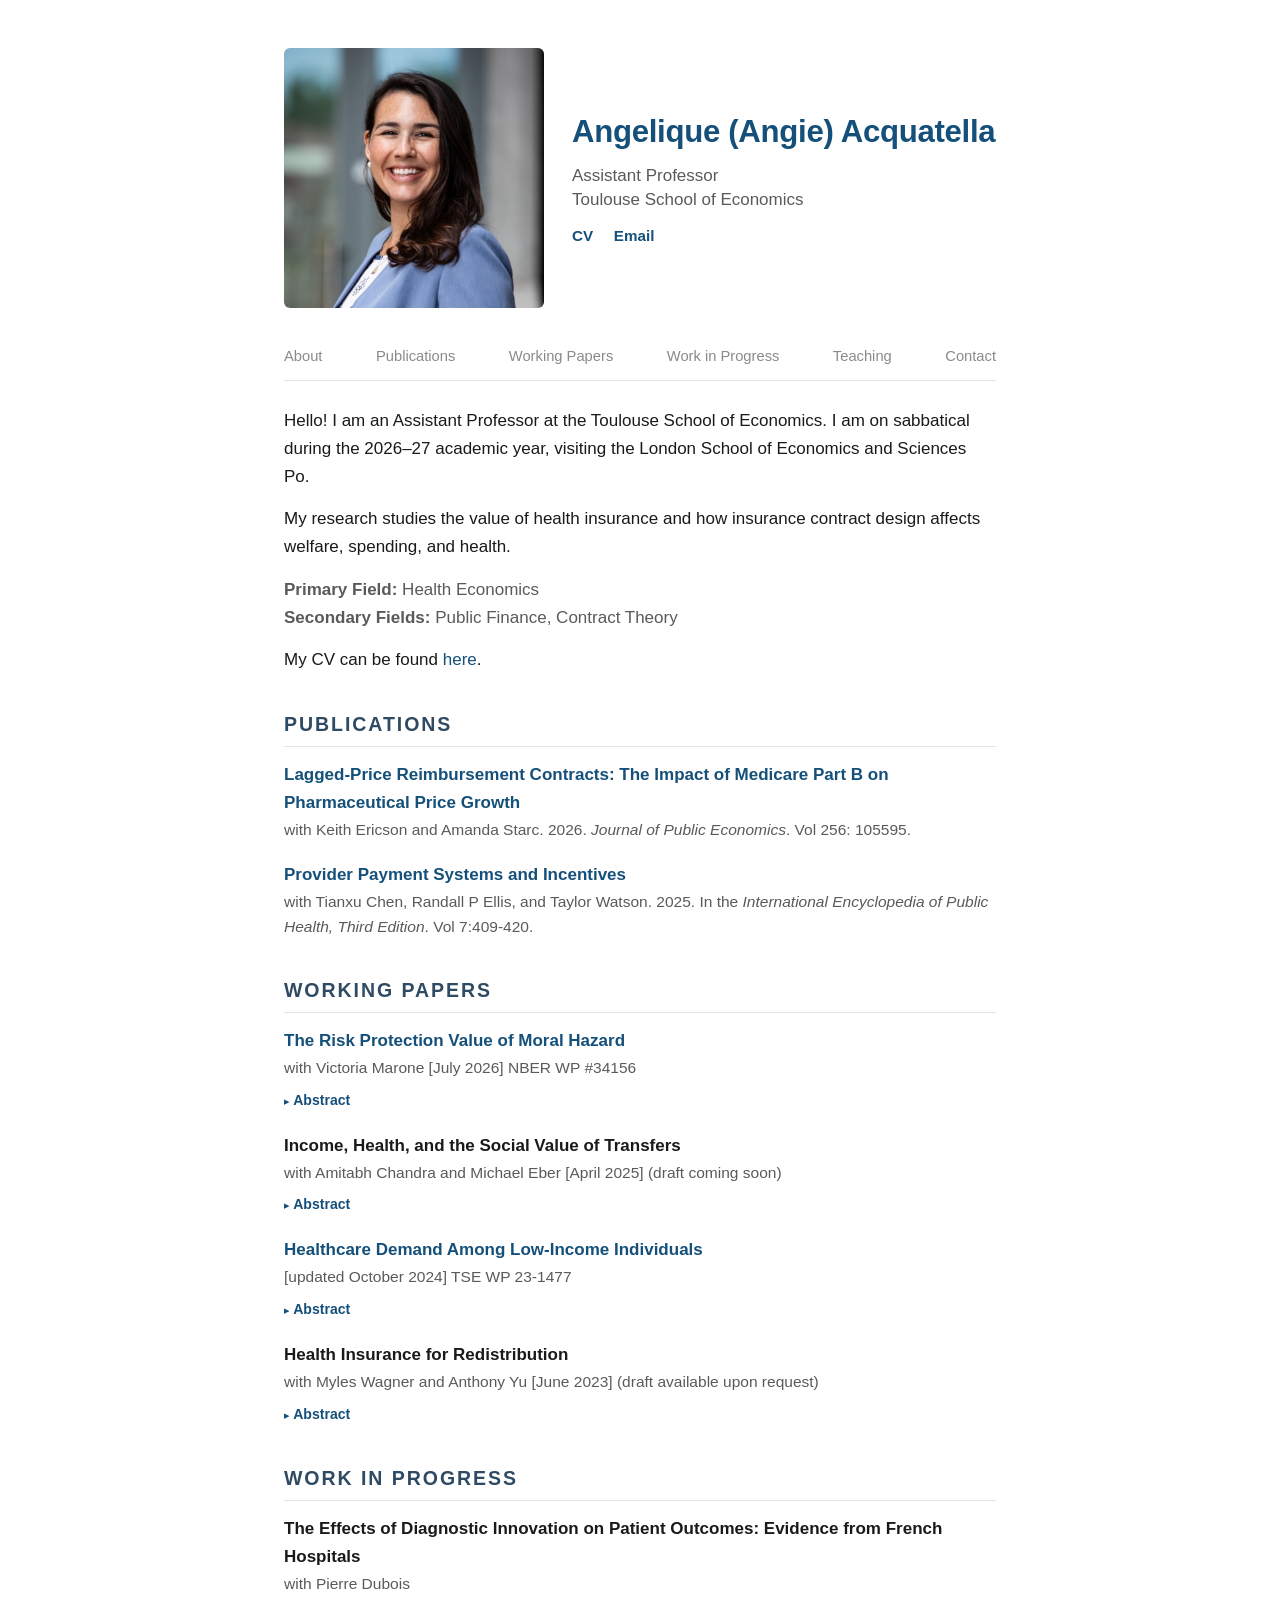
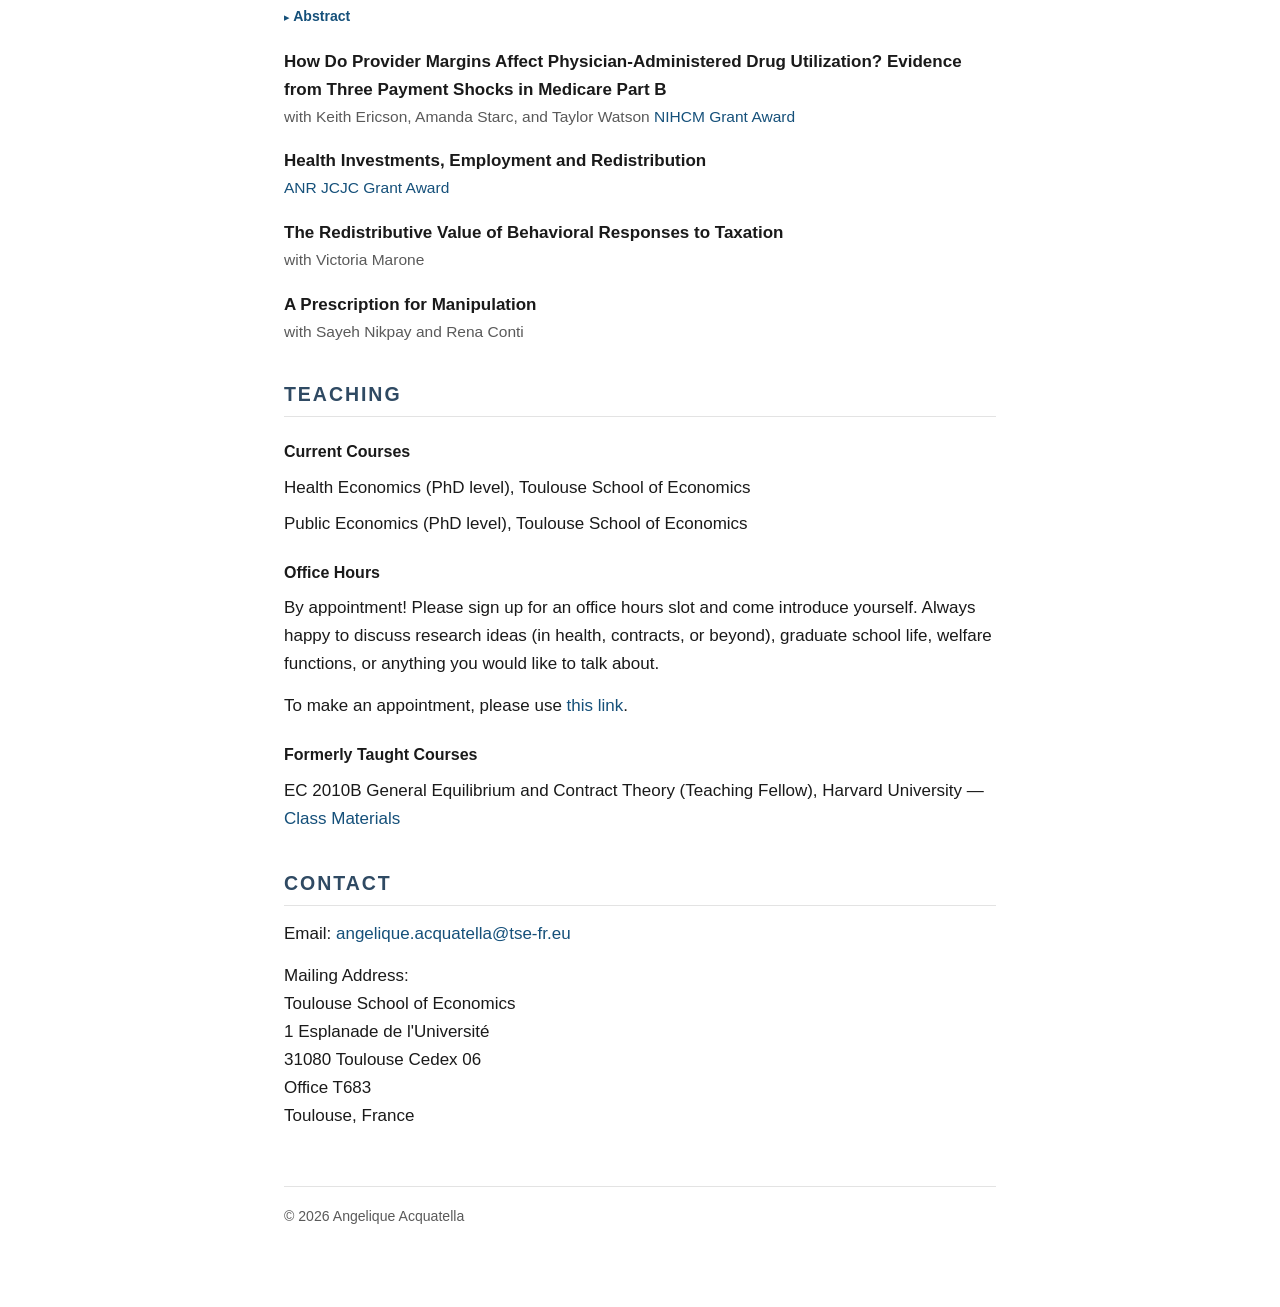
<file: index.html>
<!DOCTYPE html>
<html lang="en">
<head>
  <meta charset="utf-8">
  <meta name="viewport" content="width=device-width, initial-scale=1">
  <title>Angelique Acquatella</title>
  <meta name="description" content="Angelique Acquatella — Assistant Professor at the Toulouse School of Economics. Health economics, public finance, contract theory.">
  <link rel="stylesheet" href="style.css">
  <!-- Google Analytics 4 -->
  <script async src="https://www.googletagmanager.com/gtag/js?id=G-L3SZ8V5S2E"></script>
  <script>
    window.dataLayer = window.dataLayer || [];
    function gtag(){dataLayer.push(arguments);}
    gtag('js', new Date());
    gtag('config', 'G-L3SZ8V5S2E');
  </script>
</head>
<body>
  <div class="container">

    <!-- ===== Header ===== -->
    <header class="masthead">
      <img class="photo" src="assets/profile_crop.jpeg" alt="Angelique Acquatella">
      <div class="intro">
        <h1>Angelique (Angie) Acquatella</h1>
        <p class="title">Assistant Professor<br>
          <span class="affil">Toulouse School of Economics</span></p>
        <p class="quicklinks">
          <a href="assets/cv.pdf">CV</a>
          <a href="mailto:angelique.acquatella@tse-fr.eu">Email</a>
        </p>
      </div>
    </header>

    <!-- ===== Nav ===== -->
    <nav class="nav">
      <a href="#about">About</a>
      <a href="#publications">Publications</a>
      <a href="#working-papers">Working Papers</a>
      <a href="#in-progress">Work in Progress</a>
      <a href="#teaching">Teaching</a>
      <a href="#contact">Contact</a>
    </nav>

    <main>

      <!-- ===== About / bio ===== -->
      <section id="about">
        <p>Hello! I am an Assistant Professor at the Toulouse School of Economics.
          I am on sabbatical during the 2026&ndash;27 academic year, visiting the London
          School of Economics and Sciences Po.</p>

        <p>My research studies the value of health insurance and how insurance contract
          design affects welfare, spending, and health.</p>

        <p class="fields">
          <strong>Primary Field:</strong> Health Economics<br>
          <strong>Secondary Fields:</strong> Public Finance, Contract Theory
        </p>

        <p>My CV can be found <a href="assets/cv.pdf">here</a>.</p>
      </section>

      <!-- ===== Published / Forthcoming ===== -->
      <section id="publications">
        <h2>Publications</h2>
        <ul class="pubs">
          <li>
            <span class="pub-title">
              <a href="https://www.sciencedirect.com/science/article/pii/S0047272726000319">Lagged-Price Reimbursement Contracts: The Impact of Medicare Part B on Pharmaceutical Price Growth</a>
            </span>
            <span class="pub-meta">with Keith Ericson and Amanda Starc. 2026. <em>Journal of Public Economics</em>. Vol 256: 105595.</span>
          </li>
          <li>
            <span class="pub-title">
              <a href="https://doi.org/10.1016/b978-0-323-99967-0.00269-6">Provider Payment Systems and Incentives</a>
            </span>
            <span class="pub-meta">with Tianxu Chen, Randall P Ellis, and Taylor Watson. 2025. In the <em>International Encyclopedia of Public Health, Third Edition</em>. Vol 7:409-420.</span>
          </li>
        </ul>
      </section>

      <!-- ===== Working Papers ===== -->
      <section id="working-papers">
        <h2>Working Papers</h2>
        <ul class="pubs">
          <li>
            <span class="pub-title">
              <a href="https://victoriamarone.github.io/files/Risk_Protection_Value_of_Moral_Hazard.pdf">The Risk Protection Value of Moral Hazard</a>
            </span>
            <span class="pub-meta">with Victoria Marone [July 2026] NBER WP #34156</span>
            <details class="abstract"><summary>Abstract</summary>
              <p>Health insurance lowers the out-of-pocket price of healthcare, and it is well-established that this leads to higher utilization of care. This type of &ldquo;moral hazard&rdquo; is typically viewed as a social cost of insurance. Within a standard model, we show that there are two important ways in which the consumer&rsquo;s ability to change her behavior in response to insurance can play a central role in the ability of insurance to protect her from risk. These are (i) by allowing optimal exploitation of real income gained in bad states, and (ii) by enabling more resources to be shifted to bad states than otherwise could be. We provide a theoretical characterization of these cases and quantify their importance empirically. Under standard parameterizations of demand for healthcare and health insurance, estimates in the literature imply that moral hazard accounts for as much as half of the total value of risk protection derived from insurance. Preventing consumers from changing their behavior in response to insurance would lower costs, but also result in a major loss of risk protection, on-net reducing consumer welfare in the population we study. Our results suggest that under-utilization of healthcare may thus be an equally important threat to welfare as over-utilization.</p>
            </details>
          </li>
          <li>
            <span class="pub-title">Income, Health, and the Social Value of Transfers</span>
            <span class="pub-meta">with Amitabh Chandra and Michael Eber [April 2025] (draft coming soon)</span>
            <details class="abstract"><summary>Abstract</summary>
              <p>The central trade-off in designing public transfer programs lies in balancing the social value of a transfer against its fiscal and behavioral costs. While existing work has focused extensively on estimating these costs, much less is known about how society values transfers to individuals with different characteristics. Yet preferences over the allocation of transfers across potential recipients are measurable and well defined. This paper estimates these preferences. We field a large-scale survey experiment in which respondents allocate resources across potential recipients who vary in their level of income, age, health, and gender. Using both incentivized and hypothetical tasks, we estimate a discrete choice model that recovers the social marginal utility of income conditional on recipient characteristics. Preferences display systematic structure: individuals with low income or poor health are consistently favored, while age plays a modest role. We embed these estimates in the Marginal Value of Public Funds framework to assess the welfare implications of real-world transfer policies with limited fiscal spillovers.</p>
            </details>
          </li>
          <li>
            <span class="pub-title">
              <a href="assets/papers/acquatella_income_effects.pdf">Healthcare Demand Among Low-Income Individuals</a>
            </span>
            <span class="pub-meta">[updated October 2024] TSE WP 23-1477</span>
            <details class="abstract"><summary>Abstract</summary>
              <p>Low-income individuals are typically the most price sensitive segment of the market, but this is not true in the market for health care. Using data from the RAND and Oregon experiments, I show that low-income individuals are less likely to participate in health care markets, relative to higher income counterparts, attenuating the average demand elasticity for this group. The key insight is that income effects may exclude low-income individuals from participating because, when marginal utility of consumption is high, forgoing non-medical consumption becomes too costly. These findings have implications for policy design and model specification.</p>
            </details>
          </li>
          <li>
            <span class="pub-title">Health Insurance for Redistribution</span>
            <span class="pub-meta">with Myles Wagner and Anthony Yu [June 2023] (draft available upon request)</span>
            <details class="abstract"><summary>Abstract</summary>
              <p>The paper studies the role of health insurance for health equity. We consider a social planner that cares about health inequality in addition to income inequality. Focusing on a restricted policy space that offers different health care subsidies for the rich and poor, we derive sufficient statistics formulas for optimal policy, which depends on three objects: demand elasticities of medical spending by income, the joint distribution of health, income, and medical spending, and social preferences. We calibrate the joint distribution of health, income and medical spending using the Medical Expenditure Panel Survey, and revisit the RAND Health Insurance experiment to recover demand elasticities by income. Then, we simulate the optimal joint health insurance policy and tax schedule using social welfare weights that approximate Utilitarian and Rawlsian welfare objectives over health and income. An egalitarian planner chooses Medicare for all, and a Rawlsian planner chooses a public insurance policy that is much more generous than current Medicaid: full coverage for individuals below 300% of the Federal Poverty Line, and partial coinsurance for the rest.</p>
            </details>
          </li>
        </ul>
      </section>

      <!-- ===== Work in Progress ===== -->
      <section id="in-progress">
        <h2>Work in Progress</h2>
        <ul class="pubs">
          <li>
            <span class="pub-title">The Effects of Diagnostic Innovation on Patient Outcomes: Evidence from French Hospitals</span>
            <span class="pub-meta">with Pierre Dubois</span>
            <details class="abstract"><summary>Abstract</summary>
              <p>Innovative diagnostics provide physicians with new or better information about a patient&rsquo;s health, and thereby help guide treatment decisions. Unlike therapeutic innovations, which often improve health at the cost of more expensive treatments, diagnostic innovations have the potential to improve allocation and timing of existing treatments, which can have potentially large impacts on patient outcomes and spending. Yet empirical evidence on their effects remains limited. We study the introduction of large-panel multiplex PCR diagnostics in French hospitals, which allow physicians to rapidly identify respiratory pathogens and better target treatments. Exploiting variation in the timing of technology adoption across hospitals, we estimate their effects on patient health and healthcare spending. We find a significant 13% (.52 pp) decline in respiratory mortality within six months of discharge, and a 4% (&euro;117) decline in the cost of respiratory hospitalizations, driven by reductions in patient aggravations that result in intensive use of critical care. We find no significant reductions in length of stay or subsequent healthcare utilization, yet total readmission spending increases over the following year due to surviving patients. Our findings suggest that payers may want to consider financing adoption of innovative diagnostics among providers.</p>
            </details>
          </li>
          <li>
            <span class="pub-title">How Do Provider Margins Affect Physician-Administered Drug Utilization? Evidence from Three Payment Shocks in Medicare Part B</span>
            <span class="pub-meta">with Keith Ericson, Amanda Starc, and Taylor Watson
              <a href="https://nihcm.org/grantees/redesigning-payment-policy-for-physician-administered-drugs">NIHCM Grant Award</a></span>
          </li>
          <li>
            <span class="pub-title">Health Investments, Employment and Redistribution</span>
            <span class="pub-meta"><a href="https://anr.fr/fileadmin/aap/2026/selection/aapg-2026-selection.pdf">ANR JCJC Grant Award</a></span>
          </li>
          <li>
            <span class="pub-title">The Redistributive Value of Behavioral Responses to Taxation</span>
            <span class="pub-meta">with Victoria Marone</span>
          </li>
          <li>
            <span class="pub-title">A Prescription for Manipulation</span>
            <span class="pub-meta">with Sayeh Nikpay and Rena Conti</span>
          </li>
        </ul>
      </section>

      <!-- ===== Teaching (verbatim) ===== -->
      <section id="teaching">
        <h2>Teaching</h2>

        <h3>Current Courses</h3>
        <ul class="teaching">
          <li>Health Economics (PhD level), Toulouse School of Economics</li>
          <li>Public Economics (PhD level), Toulouse School of Economics</li>
        </ul>

        <h3>Office Hours</h3>
        <p>By appointment! Please sign up for an office hours slot and come introduce
          yourself. Always happy to discuss research ideas (in health, contracts, or
          beyond), graduate school life, welfare functions, or anything you would like
          to talk about.</p>
        <p>To make an appointment, please use
          <a href="https://calendly.com/aacquatella">this link</a>.</p>

        <h3>Formerly Taught Courses</h3>
        <ul class="teaching">
          <li>EC 2010B General Equilibrium and Contract Theory (Teaching Fellow), Harvard University
            &mdash; <a href="https://www.dropbox.com/sh/stiwag3nsww1j3d/AABarF94zuV2WMc9sB_urJYna?dl=0">Class Materials</a></li>
        </ul>
      </section>

      <!-- ===== Contact (verbatim) ===== -->
      <section id="contact">
        <h2>Contact</h2>
        <p>Email: <a href="mailto:angelique.acquatella@tse-fr.eu">angelique.acquatella@tse-fr.eu</a></p>
        <p>Mailing Address:<br>
          Toulouse School of Economics<br>
          1 Esplanade de l'Universit&eacute;<br>
          31080 Toulouse Cedex 06<br>
          Office T683<br>
          Toulouse, France</p>
      </section>

    </main>

    <footer>
      <p>&copy; 2026 Angelique Acquatella</p>
    </footer>

  </div>
</body>
</html>
</file>
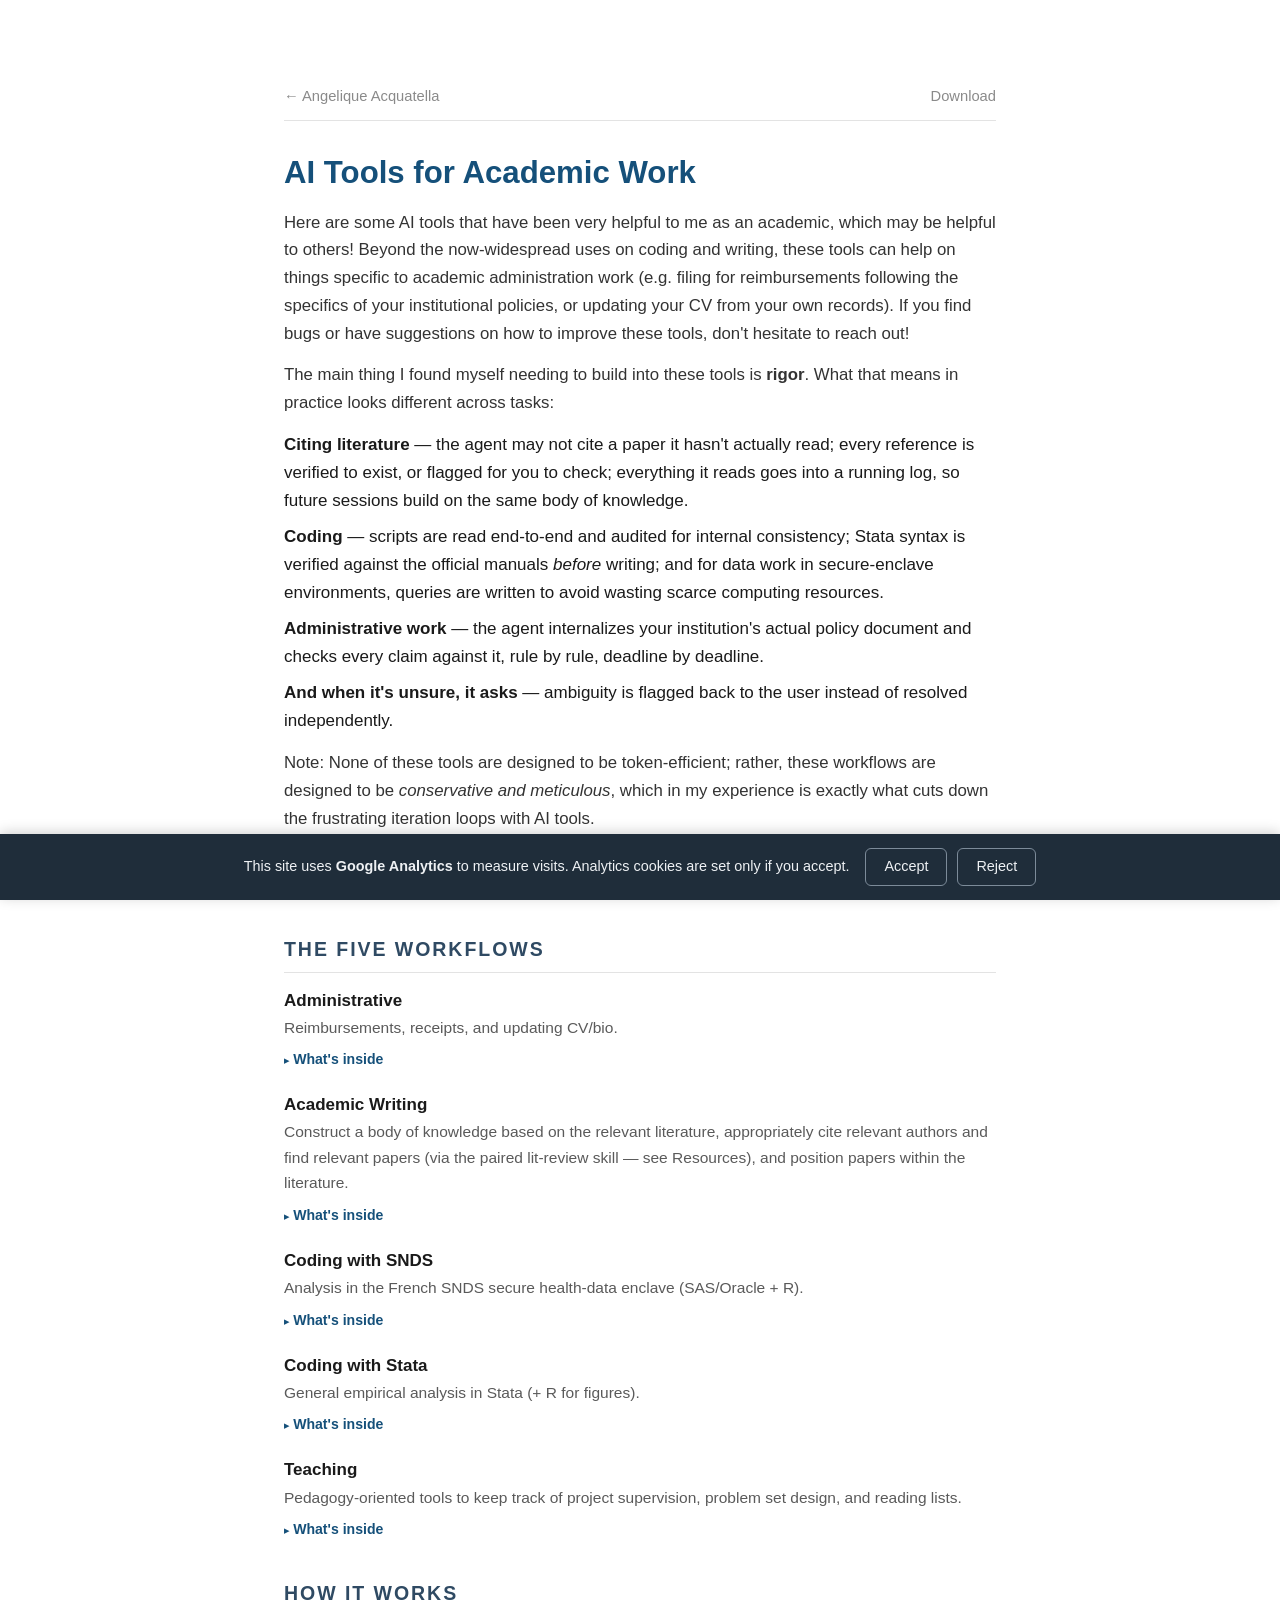
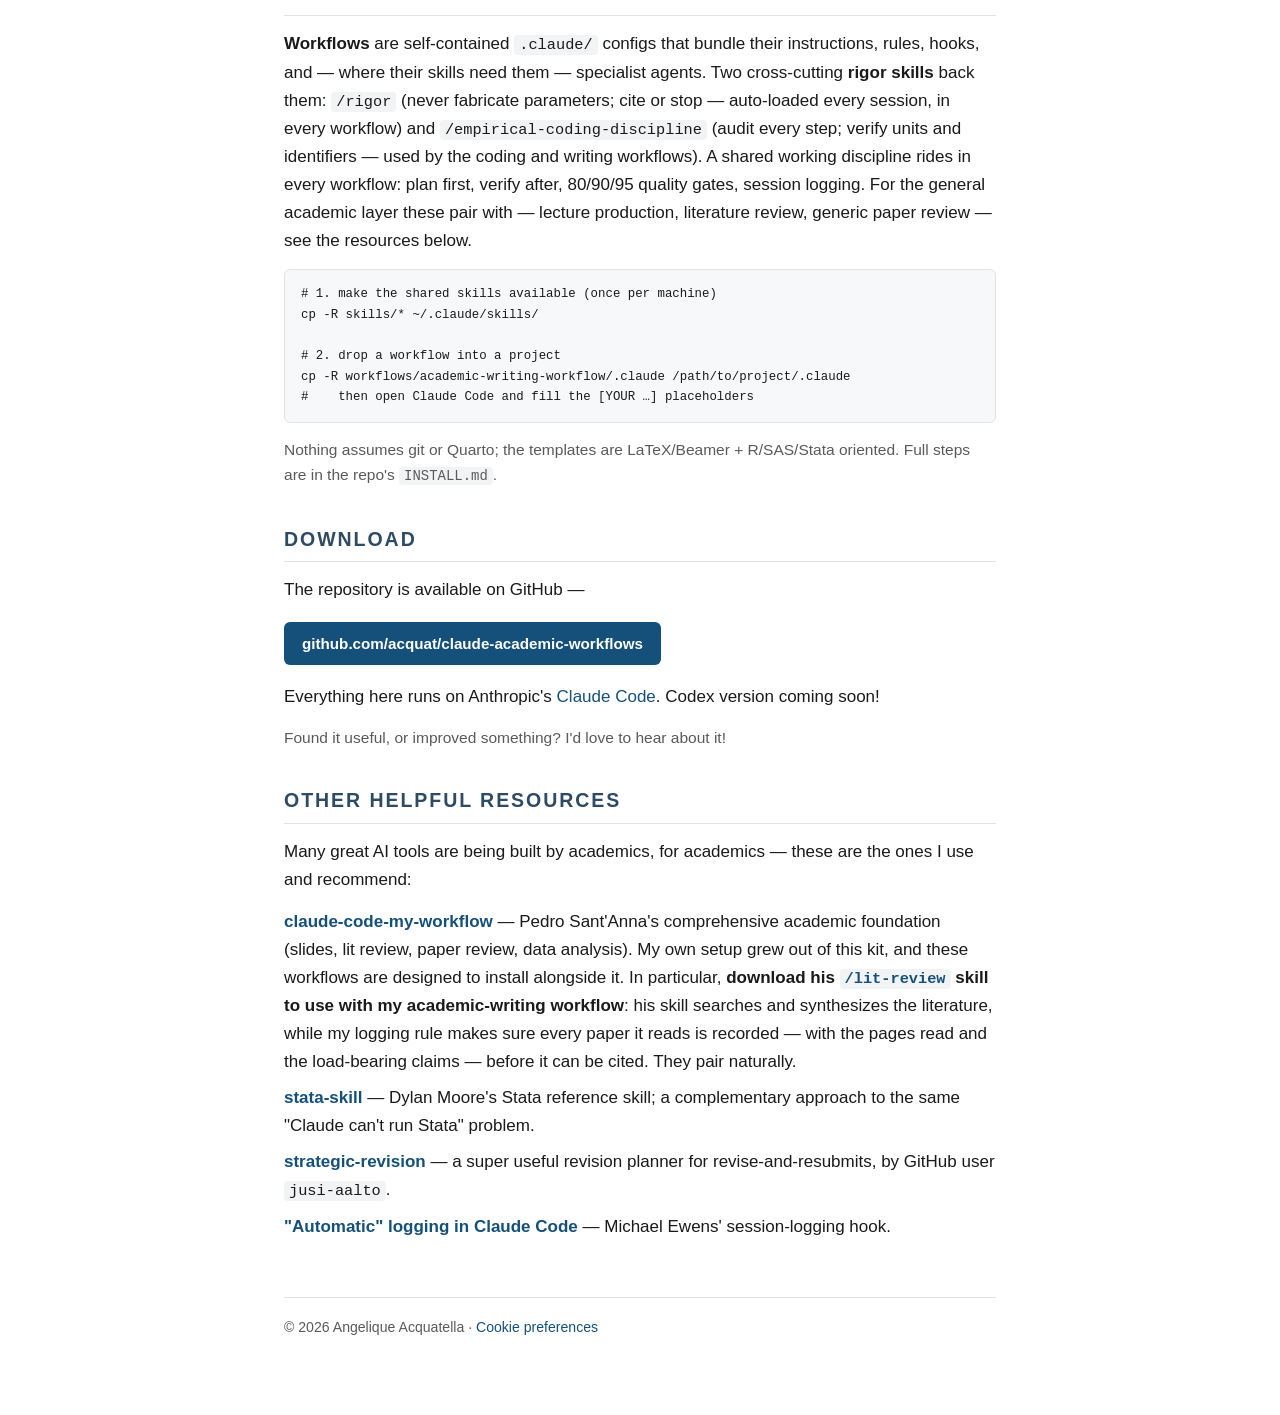
<file: claude-workflows.html>
<!DOCTYPE html>
<html lang="en">
<head>
  <meta charset="utf-8">
  <meta name="viewport" content="width=device-width, initial-scale=1">
  <title>AI Tools for Academic Work — Angelique Acquatella</title>
  <meta name="description" content="Open-source Claude Code configurations for academic work: research writing, empirical coding, teaching, and administration. By Angelique Acquatella (TSE). MIT-licensed.">
  <link rel="stylesheet" href="style.css">
  <style>
    /* page-specific: code + workflow list */
    pre { background:#f6f8fa; border:1px solid var(--rule); border-radius:6px;
          padding:14px 16px; overflow-x:auto; font-size:0.86rem; line-height:1.5; }
    code { font-family: ui-monospace, SFMono-Regular, Menlo, Consolas, monospace;
           font-size:0.9em; background:#f1f3f5; padding:1px 5px; border-radius:4px; }
    pre code { background:none; padding:0; }
    .lead { font-size:1.05rem; color:#333; }
    .callout { border-left:3px solid var(--link); background:#f3f7fa;
               padding:12px 16px; margin:18px 0; border-radius:0 6px 6px 0; font-size:0.97rem; }
    .repo-btn { display:inline-block; margin:4px 12px 4px 0; padding:9px 18px;
                background:var(--link); color:#fff !important; border-radius:6px;
                font-weight:550; font-size:0.95rem; }
    .repo-btn:hover { background:var(--link-hov); text-decoration:none; }
  </style>
</head>
<body>
  <div class="container">

    <!-- ===== Nav ===== -->
    <nav class="nav">
      <a href="index.html">&larr; Angelique Acquatella</a>
      <span>
        <a href="#get">Download</a>
      </span>
    </nav>

    <main>

      <section id="about" style="margin-top:26px;">
        <h1 style="color:var(--link); font-size:1.95rem; font-weight:650; margin:0 0 10px;">AI Tools for Academic Work</h1>
        <p class="lead">Here are some AI tools that have been very helpful to me as an academic, which may be helpful to others! Beyond the now-widespread uses on coding and writing, these tools can help on things specific to academic administration work (e.g. filing for reimbursements following the specifics of your institutional policies, or updating your CV from your own records). If you find bugs or have suggestions on how to improve these tools, don't hesitate to reach out!</p>
        <p class="lead">The main thing I found myself needing to build into these tools is <strong>rigor</strong>. What that means in practice looks different across tasks:</p>
        <ul class="teaching">
          <li><strong>Citing literature</strong> — the agent may not cite a paper it hasn't actually read; every reference is verified to exist, or flagged for you to check; everything it reads goes into a running log, so future sessions build on the same body of knowledge.</li>
          <li><strong>Coding</strong> — scripts are read end-to-end and audited for internal consistency; Stata syntax is verified against the official manuals <em>before</em> writing; and for data work in secure-enclave environments, queries are written to avoid wasting scarce computing resources.</li>
          <li><strong>Administrative work</strong> — the agent internalizes your institution's actual policy document and checks every claim against it, rule by rule, deadline by deadline.</li>
          <li><strong>And when it's unsure, it asks</strong> — ambiguity is flagged back to the user instead of resolved independently.</li>
        </ul>
        <p class="lead">Note: None of these tools are designed to be token-efficient; rather, these workflows are designed to be <em>conservative and meticulous</em>, which in my experience is exactly what cuts down the frustrating iteration loops with AI tools.</p>
        <p>
          <a class="repo-btn" href="https://github.com/acquat/claude-academic-workflows">View on GitHub</a>
          <a class="repo-btn" href="https://github.com/acquat/claude-academic-workflows#quickstart" style="background:#fff; color:var(--link) !important; border:1px solid var(--link);">Quickstart</a>
        </p>
      </section>

      <!-- ===== Workflows ===== -->
      <section id="workflows">
        <h2>The Five Workflows</h2>
        <ul class="pubs">
          <li>
            <span class="pub-title">Administrative</span>
            <span class="pub-meta">Reimbursements, receipts, and updating CV/bio.</span>
            <details class="abstract"><summary>What's inside</summary>
              <p><code>/ingest-policy</code> reads your institution's reimbursement-policy PDF and generates a rule-by-rule compliance rulebook (portable across institutions). <code>/update-document</code> updates a CV/bio based on activity on your computer — e.g. a referee report for a new journal prompts you to add the journal under your Refereeing Service section. Specialist agents classify receipts, fill the claim form, review it against policy, and triage deadlines.</p>
            </details>
          </li>
          <li>
            <span class="pub-title">Academic Writing</span>
            <span class="pub-meta">Construct a body of knowledge based on the relevant literature, appropriately cite relevant authors and find relevant papers (via the paired lit-review skill — see Resources), and position papers within the literature.</span>
            <details class="abstract"><summary>What's inside</summary>
              <p>Hard rules for rigor: <em>no-fabrication</em> (every claim verified against its source, with a mechanical self-check), <em>lit-review-protocol</em> (every paper read is logged before it&rsquo;s cited), and <em>replication-protocol</em> (reproduce published results before extending). Plus a notation-registry convention for theory papers.</p>
            </details>
          </li>
          <li>
            <span class="pub-title">Coding with SNDS</span>
            <span class="pub-meta">Analysis in the French SNDS secure health-data enclave (SAS/Oracle + R).</span>
            <details class="abstract"><summary>What's inside</summary>
              <p>SAS/SQL extraction discipline hardened by field use: partition keys, composite joins, safe-replace, claim-cancellation (r&eacute;gularisation) netting so ghost claims never reach a count, the pre-2013 live-vs-archive DCIR table split, and push-the-reduction-to-Oracle rules that keep multi-million-row tables server-side. A full R-on-the-portal workflow: the RStudio provisioning gate, portal storage rules (the Home-root/Citrix trap), and the air-gapped run loop (stale-helper re-paste, self-contained scripts). DUA-compliant confidentiality throughout: statistical-disclosure-control and export-compliance rules (the &ge;&nbsp;11 double gate with its complement arm; dominance checks for &euro; cells), adversarial <code>sas-reviewer</code>, <code>sas-extraction-reviewer</code>, and <code>r-reviewer</code> agents, and a <code>/sds-doc</code> lookup against the authoritative SNDS documentation.</p>
            </details>
          </li>
          <li>
            <span class="pub-title">Coding with Stata</span>
            <span class="pub-meta">General empirical analysis in Stata (+ R for figures).</span>
            <details class="abstract"><summary>What's inside</summary>
              <p>Do-file conventions, a <code>stata-reviewer</code> agent, and <code>/stata-syntax</code> — which verifies command syntax against the manuals <em>before</em> writing, because a syntax error wastes a run.</p>
            </details>
          </li>
          <li>
            <span class="pub-title">Teaching</span>
            <span class="pub-meta">Pedagogy-oriented tools to keep track of project supervision, problem set design, and reading lists.</span>
            <details class="abstract"><summary>What's inside</summary>
              <p><code>/supervise-project</code> (flags the advisor to check in with the student, and tracks feedback given/content reviewed), <code>/tf-builder</code> (teaching-fellow problem sets, with solutions in a separate file), and <code>/reading-list</code> (curated, citations verified or flagged).</p>
            </details>
          </li>
        </ul>
      </section>

      <!-- ===== How it works ===== -->
      <section id="how">
        <h2>How It Works</h2>
        <p><strong>Workflows</strong> are self-contained <code>.claude/</code> configs that bundle their instructions, rules, hooks, and — where their skills need them — specialist agents. Two cross-cutting <strong>rigor skills</strong> back them: <code>/rigor</code> (never fabricate parameters; cite or stop — auto-loaded every session, in every workflow) and <code>/empirical-coding-discipline</code> (audit every step; verify units and identifiers — used by the coding and writing workflows). A shared working discipline rides in every workflow: plan first, verify after, 80/90/95 quality gates, session logging. For the general academic layer these pair with — lecture production, literature review, generic paper review — see the resources below.</p>
        <pre><code># 1. make the shared skills available (once per machine)
cp -R skills/* ~/.claude/skills/

# 2. drop a workflow into a project
cp -R workflows/academic-writing-workflow/.claude /path/to/project/.claude
#    then open Claude Code and fill the [YOUR …] placeholders</code></pre>
        <p class="note">Nothing assumes git or Quarto; the templates are LaTeX/Beamer + R/SAS/Stata oriented. Full steps are in the repo's <code>INSTALL.md</code>.</p>
      </section>

      <!-- ===== Get it ===== -->
      <section id="get">
        <h2>Download</h2>
        <p>The repository is available on GitHub —</p>
        <p><a class="repo-btn" href="https://github.com/acquat/claude-academic-workflows">github.com/acquat/claude-academic-workflows</a></p>
        <p>Everything here runs on Anthropic's <a href="https://docs.claude.com/en/docs/claude-code">Claude Code</a>. Codex version coming soon!</p>
        <p class="note">Found it useful, or improved something? I'd love to hear about it!</p>
      </section>

      <!-- ===== Other helpful resources ===== -->
      <section id="credits">
        <h2>Other Helpful Resources</h2>
        <p>Many great AI tools are being built by academics, for academics — these are the ones I use and recommend:</p>
        <ul class="teaching">
          <li><a href="https://github.com/pedrohcgs/claude-code-my-workflow"><strong>claude-code-my-workflow</strong></a> — Pedro Sant'Anna's comprehensive academic foundation (slides, lit review, paper review, data analysis). My own setup grew out of this kit, and these workflows are designed to install alongside it. In particular, <strong>download his <a href="https://github.com/pedrohcgs/claude-code-my-workflow/tree/main/.claude/skills/lit-review"><code>/lit-review</code></a> skill to use with my academic-writing workflow</strong>: his skill searches and synthesizes the literature, while my logging rule makes sure every paper it reads is recorded — with the pages read and the load-bearing claims — before it can be cited. They pair naturally.</li>
          <li><a href="https://github.com/dylantmoore/stata-skill"><strong>stata-skill</strong></a> — Dylan Moore's Stata reference skill; a complementary approach to the same "Claude can't run Stata" problem.</li>
          <li><a href="https://github.com/jusi-aalto/strategic-revision"><strong>strategic-revision</strong></a> — a super useful revision planner for revise-and-resubmits, by GitHub user <code>jusi-aalto</code>.</li>
          <li><a href="https://gist.github.com/michaelewens/9a1bc5a97f3f9bbb79453e5b682df462"><strong>"Automatic" logging in Claude Code</strong></a> — Michael Ewens' session-logging hook.</li>
        </ul>
      </section>

    </main>

    <footer>
      <p>&copy; 2026 Angelique Acquatella &middot;
        <a href="#" id="cookie-manage">Cookie preferences</a></p>
    </footer>

  </div>

  <!-- ===== Cookie consent + Google Analytics 4 (same as homepage) ===== -->
  <div id="cookie-banner" class="cookie-banner" hidden>
    <p>This site uses <strong>Google Analytics</strong> to measure visits. Analytics cookies are set only if you accept.</p>
    <div class="cookie-actions">
      <button id="cookie-accept" type="button">Accept</button>
      <button id="cookie-reject" type="button">Reject</button>
    </div>
  </div>
  <script>
  (function () {
    var GA_ID = "G-L3SZ8V5S2E";
    var KEY = "analytics-consent";
    var banner = document.getElementById("cookie-banner");
    function loadGA() {
      if (!GA_ID || GA_ID.indexOf("G-") !== 0) return;
      var s = document.createElement("script");
      s.async = true; s.src = "https://www.googletagmanager.com/gtag/js?id=" + GA_ID;
      document.head.appendChild(s);
      window.dataLayer = window.dataLayer || [];
      function gtag(){ dataLayer.push(arguments); }
      window.gtag = gtag; gtag("js", new Date()); gtag("config", GA_ID);
    }
    function setConsent(v) {
      try { localStorage.setItem(KEY, v); } catch (e) {}
      if (banner) banner.hidden = true;
      if (v === "granted") loadGA();
    }
    var stored = null;
    try { stored = localStorage.getItem(KEY); } catch (e) {}
    if (stored === "granted") { loadGA(); }
    else if (stored !== "denied" && banner) { banner.hidden = false; }
    var a = document.getElementById("cookie-accept");
    var r = document.getElementById("cookie-reject");
    if (a) a.addEventListener("click", function () { setConsent("granted"); });
    if (r) r.addEventListener("click", function () { setConsent("denied"); });
    var m = document.getElementById("cookie-manage");
    if (m) m.addEventListener("click", function (e) { e.preventDefault(); if (banner) banner.hidden = false; });
  })();
  </script>
</body>
</html>
</file>
<file: style.css>
/* ===== Base ===== */
:root {
  --ink:      #1a1a1a;
  --muted:    #5a5a5a;
  --link:     #15507a;
  --link-hov: #0d3a5c;
  --rule:     #e3e3e3;
  --maxw:     760px;
}

* { box-sizing: border-box; }

html { -webkit-text-size-adjust: 100%; }

body {
  margin: 0;
  color: var(--ink);
  background: #fff;
  font-family: -apple-system, BlinkMacSystemFont, "Segoe UI", Roboto,
               Helvetica, Arial, sans-serif;
  font-size: 17px;
  line-height: 1.65;
  -webkit-font-smoothing: antialiased;
}

.container {
  max-width: var(--maxw);
  margin: 0 auto;
  padding: 48px 24px 64px;
}

a {
  color: var(--link);
  text-decoration: none;
}
a:hover { color: var(--link-hov); text-decoration: underline; }

/* ===== Masthead ===== */
.masthead {
  display: flex;
  align-items: center;
  gap: 28px;
  margin-bottom: 8px;
}

.photo {
  width: 260px;
  height: 260px;
  flex: 0 0 260px;
  border-radius: 6px;
  object-fit: cover;
}

.photo-placeholder {
  display: flex;
  align-items: center;
  justify-content: center;
  background: #eef1f4;
  color: #9aa7b3;
  font-size: 2.6rem;
  font-weight: 600;
  letter-spacing: 1px;
  user-select: none;
}

.intro h1 {
  margin: 0 0 6px;
  font-size: 1.95rem;
  font-weight: 650;
  letter-spacing: -0.01em;
  color: var(--link);
}

.intro .title {
  margin: 0 0 10px;
  color: var(--muted);
  line-height: 1.4;
}
.intro .affil { color: var(--muted); }

.quicklinks { margin: 0; }
.quicklinks a {
  display: inline-block;
  margin-right: 16px;
  font-size: 0.95rem;
  font-weight: 550;
}

/* ===== Nav ===== */
.nav {
  position: sticky;
  top: 0;
  background: rgba(255, 255, 255, 0.95);
  backdrop-filter: saturate(180%) blur(6px);
  border-bottom: 1px solid var(--rule);
  margin: 24px 0 8px;
  padding: 12px 0;
  display: flex;
  flex-wrap: wrap;
  justify-content: space-between;
  gap: 10px 18px;
  font-size: 0.92rem;
}
.nav a { color: #8a8a8a; font-weight: 400; }
.nav a:hover { color: var(--link); text-decoration: none; }

/* ===== Sections ===== */
section { margin-top: 34px; }
#about { margin-top: 26px; }

section h2 {
  font-size: 1.22rem;
  font-weight: 650;
  color: #2f4a63;
  text-transform: uppercase;
  letter-spacing: 0.10em;
  margin: 0 0 14px;
  padding-bottom: 6px;
  border-bottom: 1px solid var(--rule);
}

section h3 {
  font-size: 1rem;
  font-weight: 600;
  margin: 22px 0 8px;
}

p { margin: 0 0 14px; }

.fields { color: var(--muted); }

/* ===== Publication lists ===== */
ul.pubs {
  list-style: none;
  margin: 0;
  padding: 0;
}
ul.pubs li { margin-bottom: 18px; }

.pub-title {
  display: block;
  font-weight: 600;
}
.pub-meta {
  display: block;
  color: var(--muted);
  font-size: 0.97rem;
}
.pub-meta em { font-style: italic; }
.status { font-style: italic; }

details.abstract { margin-top: 5px; }
details.abstract > summary {
  cursor: pointer;
  display: inline-block;
  font-size: 0.88rem;
  font-weight: 550;
  color: var(--link);
  list-style: none;
}
details.abstract > summary::-webkit-details-marker { display: none; }
details.abstract > summary::before { content: "\25B8\00A0"; font-size: 0.8em; }
details.abstract[open] > summary::before { content: "\25BE\00A0"; }
details.abstract > p {
  margin: 8px 0 2px;
  padding-left: 14px;
  border-left: 2px solid var(--rule);
  font-size: 0.95rem;
  line-height: 1.6;
  color: #333;
}

/* ===== Teaching ===== */
ul.teaching {
  list-style: none;
  margin: 0 0 14px;
  padding: 0;
}
ul.teaching li { margin-bottom: 8px; }
.note { color: var(--muted); font-size: 0.97rem; }

/* ===== Footer ===== */
footer {
  margin-top: 56px;
  padding-top: 18px;
  border-top: 1px solid var(--rule);
  color: var(--muted);
  font-size: 0.88rem;
}
footer a { color: var(--link); }

/* ===== Cookie consent banner ===== */
.cookie-banner {
  position: fixed;
  left: 0; right: 0; bottom: 0;
  z-index: 1000;
  display: flex;
  flex-wrap: wrap;
  align-items: center;
  justify-content: center;
  gap: 10px 16px;
  padding: 14px 20px;
  background: #1f2d3a;
  color: #eef1f4;
  font-size: 0.9rem;
  line-height: 1.5;
  box-shadow: 0 -2px 12px rgba(0, 0, 0, 0.18);
}
.cookie-banner[hidden] { display: none; }
.cookie-banner p { margin: 0; max-width: 620px; }
.cookie-banner a { color: #a9cbff; }
.cookie-actions { display: flex; gap: 10px; }
.cookie-banner button {
  font: inherit;
  padding: 7px 18px;
  border: 1px solid #7c8b99;
  border-radius: 6px;
  background: transparent;
  color: #eef1f4;
  cursor: pointer;
}
.cookie-banner button:hover { background: rgba(255, 255, 255, 0.12); }

/* ===== Responsive ===== */
@media (max-width: 560px) {
  .container { padding: 32px 18px 48px; }
  .masthead {
    flex-direction: column;
    align-items: flex-start;
    gap: 18px;
  }
  .photo, .photo-placeholder { width: 150px; height: 150px; flex-basis: 150px; }
  .intro h1 { font-size: 1.7rem; }
}
</file>
